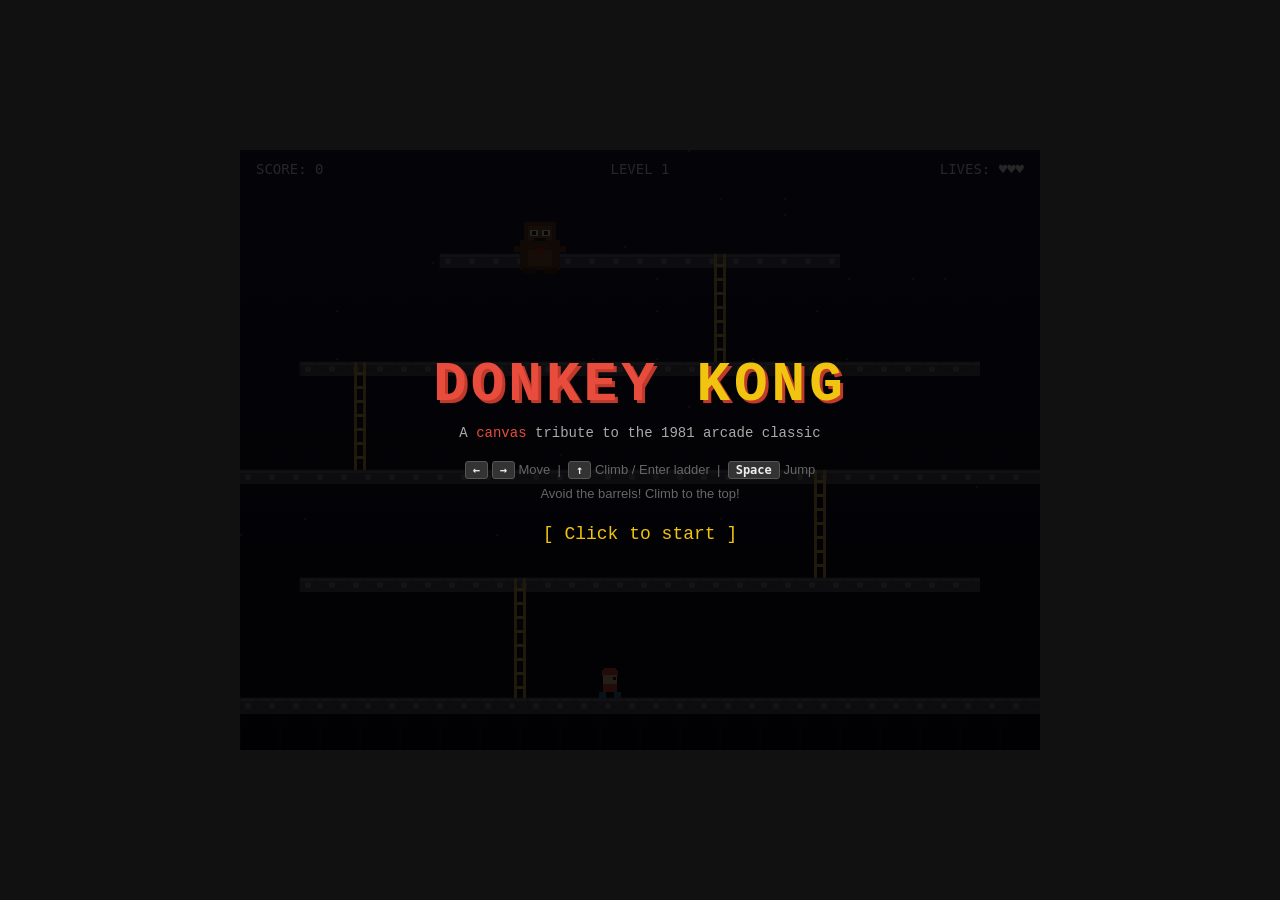
<file: classic-donkeykong/index.html>
<!DOCTYPE html>
<html lang="en">
<head>
<meta charset="UTF-8">
<meta name="viewport" content="width=device-width, initial-scale=1.0">
<title>Classic Donkey Kong</title>
<style>
*{margin:0;padding:0;box-sizing:border-box}
html,body{width:100%;height:100%;overflow:hidden;background:#111}
canvas{display:block;margin:auto;image-rendering:pixelated}
#wrap{width:800px;height:600px;position:absolute;top:50%;left:50%;transform:translate(-50%,-50%)}
#title-screen{position:absolute;inset:0;background:rgba(0,0,0,0.85);display:flex;flex-direction:column;align-items:center;justify-content:center;z-index:10;cursor:pointer}
#title-screen h1{color:#e74c3c;font:bold 56px/1 'Courier New',monospace;text-shadow:3px 3px 0 #c0392b;letter-spacing:4px;margin-bottom:8px}
#title-screen h1 span{color:#f1c40f}
#title-screen .sub{color:#aaa;font:14px/1.8 'Courier New',monospace;text-align:center;margin-bottom:12px}
#title-screen .sub span{color:#e74c3c}
#title-screen .controls{color:#666;font:13px/1.8 sans-serif;text-align:center}
#title-screen .controls kbd{display:inline-block;background:#333;color:#eee;padding:2px 7px;border-radius:3px;font:bold 12px/1 monospace;border:1px solid #555}
#title-screen .click-msg{color:#f1c40f;font:18px/1 'Courier New',monospace;margin-top:20px;animation:pulse 1.2s ease-in-out infinite}
@keyframes pulse{0%,100%{opacity:1}50%{opacity:.3}}
</style>
</head>
<body>
<div id="wrap">
  <canvas id="c" width="800" height="600"></canvas>
  <div id="title-screen">
    <h1>DONKEY <span>KONG</span></h1>
    <div class="sub">A <span>canvas</span> tribute to the 1981 arcade classic</div>
    <div class="controls">
      <kbd>&larr;</kbd> <kbd>&rarr;</kbd> Move &nbsp;|&nbsp;
      <kbd>&uarr;</kbd> Climb / Enter ladder &nbsp;|&nbsp;
      <kbd>Space</kbd> Jump<br>
      Avoid the barrels! Climb to the top!
    </div>
    <div class="click-msg">[ Click to start ]</div>
  </div>
</div>
<script>
/* ═══════════════════════════════════════════════════════════════
   Classic Donkey Kong — Canvas tribute
   ═══════════════════════════════════════════════════════════════ */

var canvas = document.getElementById('c');
var ctx = canvas.getContext('2d');
var W = 800, H = 600;

// ─── Platforms & ladders ──────────────────────────────────
var PLATFORMS = [
  { x:0,   y:548, w:800, h:16 },  // ground
  { x:60,  y:428, w:680, h:14 },  // level 1
  { x:0,   y:320, w:800, h:14 },  // level 2
  { x:60,  y:212, w:680, h:14 },  // level 3
  { x:200, y:104, w:400, h:14 },  // level 4 (top / DK)
];

var LADDERS = [
  { x:280, y1:428, y2:548 },   // bottom-left
  { x:580, y1:320, y2:428 },   // right side
  { x:120, y1:212, y2:320 },   // left side
  { x:480, y1:104, y2:212 },   // right to top
];

// Helper: get the platform below a given y (for collision)
function platformBelow(px, py, pw) {
  for (var i = 0; i < PLATFORMS.length; i++) {
    var p = PLATFORMS[i];
    // Player overlaps platform horizontally
    if (px + pw > p.x && px < p.x + p.w) {
      // Player is above the platform top
      if (py <= p.y && py + 30 >= p.y) {
        return p;
      }
    }
  }
  return null;
}

// Helper: is player overlapping a ladder horizontally?
function ladderAt(px, pw) {
  for (var i = 0; i < LADDERS.length; i++) {
    var l = LADDERS[i];
    if (px + pw > l.x - 10 && px < l.x + 16) return l;
  }
  return null;
}

// ─── Game state ───────────────────────────────────────────
var game = {
  state: 'title',    // 'title' | 'playing' | 'gameover'
  score: 0,
  lives: 3,
  level: 1,
  timer: 0,
  barrelTimer: 0,
  barrelInterval: 60,
  started: false,
};

// ─── Player ───────────────────────────────────────────────
var player = {
  x: 360, y: 520, w: 20, h: 28,
  vx: 0, vy: 0,
  onGround: false,
  onLadder: false,
  climbing: false,
  facing: 1,  // 1=right, -1=left
  frame: 0,
  frameTimer: 0,
  invincible: 0,
};

// ─── Barrels ──────────────────────────────────────────────
var barrels = [];

// ─── DK ───────────────────────────────────────────────────
var dk = {
  x: 280, y: 90,
  frame: 0,
  animTimer: 0,
  throwing: false,
  throwTimer: 0,
};

// ─── Input ────────────────────────────────────────────────
var keys = {};

document.addEventListener('keydown', function(e) {
  keys[e.code] = true;
  if (['ArrowUp','ArrowDown','ArrowLeft','ArrowRight','Space'].indexOf(e.code) !== -1) {
    e.preventDefault();
  }
});
document.addEventListener('keyup', function(e) { keys[e.code] = false; });

// ─── Game functions ───────────────────────────────────────

function resetGame() {
  game.score = 0;
  game.lives = 3;
  game.level = 1;
  game.barrelInterval = 60;
  barrels = [];
  resetPlayer();
  game.state = 'playing';
}

function resetPlayer() {
  player.x = 360;
  player.y = 520;
  player.vx = 0;
  player.vy = 0;
  player.onGround = true;
  player.onLadder = false;
  player.climbing = false;
  player.invincible = 60;
}

function getGroundY() {
  return PLATFORMS[0].y - player.h;
}

function spawnBarrel() {
  var dir = Math.random() > 0.5 ? 1 : -1;
  // Always spawn going right from DK
  barrels.push({
    x: dk.x + 20,
    y: 104 - 14,   // on top of DK's platform
    vx: 1.5 + Math.random() * 0.5,
    vy: 0,
    r: 10,
    onPlatform: PLATFORMS[4],
    dir: 1,
    bounces: 0,
    onGround: true,
    anim: 0,
  });
}

function updatePlayer() {
  if (game.state !== 'playing') return;

  // Invincibility countdown
  if (player.invincible > 0) player.invincible--;

  var ladder = ladderAt(player.x, player.w);
  player.onLadder = ladder !== null;

  // Ladder climbing
  player.climbing = false;
  if (player.onLadder && (keys['ArrowUp'] || keys['KeyW'])) {
    player.climbing = true;
    player.vy = -2.5;
    player.vx = 0;
    // Move toward ladder centre
    var targetX = ladder.x;
    if (player.x < targetX - 1) player.vx = 2;
    else if (player.x > targetX + 1) player.vx = -2;
    // Snap to ladder when close enough
    if (Math.abs(player.x - targetX) < 3) player.x = targetX;

    // Check if reached top of ladder
    if (player.y <= ladder.y1 - player.h) {
      player.y = ladder.y1 - player.h;
      player.vy = 0;
      player.climbing = false;
    }
  }
  // Climb down ladder
  if (player.onLadder && (keys['ArrowDown'] || keys['KeyS'])) {
    player.climbing = true;
    player.vy = 2.5;
    player.vx = 0;
    var targetX = ladder.x;
    if (player.x < targetX - 1) player.vx = 2;
    else if (player.x > targetX + 1) player.vx = -2;
    if (Math.abs(player.x - targetX) < 3) player.x = targetX;

    // Check if reached bottom of ladder
    if (player.y >= ladder.y2 - player.h) {
      player.y = ladder.y2 - player.h;
      player.vy = 0;
      player.climbing = false;
    }
  }

  // Horizontal movement (only when not climbing)
  if (!player.climbing) {
    player.vx = 0;
    if (keys['ArrowLeft'] || keys['KeyA']) { player.vx = -3; player.facing = -1; }
    if (keys['ArrowRight'] || keys['KeyD']) { player.vx = 3; player.facing = 1; }

    // Jump
    if ((keys['Space'] || keys['ArrowUp'] || keys['KeyW']) && player.onGround) {
      player.vy = -7;
      player.onGround = false;
    }

    // Gravity
    if (!player.onGround) {
      player.vy += 0.35;
      if (player.vy > 8) player.vy = 8;
    }

    // Animation
    if (player.vx !== 0 && player.onGround) {
      player.frameTimer++;
      if (player.frameTimer > 6) {
        player.frame = (player.frame + 1) % 4;
        player.frameTimer = 0;
      }
    } else if (player.onGround) {
      player.frame = 0;
      player.frameTimer = 0;
    }
  } else {
    // Climbing animation
    player.frameTimer++;
    if (player.frameTimer > 8) {
      player.frame = (player.frame + 1) % 2;
      player.frameTimer = 0;
    }
  }

  // Apply velocity
  player.x += player.vx;
  player.y += player.vy;

  // Horizontal bounds
  if (player.x < 0) player.x = 0;
  if (player.x + player.w > W) player.x = W - player.w;

  // Platform collision (only when falling or on ground)
  player.onGround = false;
  if (!player.climbing) {
    for (var i = 0; i < PLATFORMS.length; i++) {
      var p = PLATFORMS[i];
      if (player.x + player.w > p.x && player.x < p.x + p.w) {
        if (player.vy >= 0 && player.y + player.h >= p.y && player.y + player.h <= p.y + p.h + 10) {
          player.y = p.y - player.h;
          player.vy = 0;
          player.onGround = true;
        }
      }
    }
  }

  // Fell off bottom
  if (player.y > H + 50) {
    playerDie();
  }

  // Reached the top?
  if (player.y <= 120 && player.x > 200 && player.x < 600) {
    // Win the level!
    game.score += 1000;
    game.level++;
    game.barrelInterval = Math.max(25, game.barrelInterval - 5);
    resetPlayer();
    // Clear barrels
    barrels = [];
  }
}

function playerDie() {
  if (player.invincible > 0) return;
  game.lives--;
  if (game.lives <= 0) {
    game.state = 'gameover';
  } else {
    resetPlayer();
    barrels = [];
  }
}

function updateBarrels() {
  // Spawn barrels from DK
  game.timer++;
  game.barrelTimer++;
  if (game.barrelTimer >= game.barrelInterval) {
    game.barrelTimer = 0;
    spawnBarrel();
    // Occasionally spawn 2 at once on later levels
    if (game.level >= 3 && Math.random() < 0.3) spawnBarrel();
  }

  dk.animTimer++;
  if (dk.animTimer > 10) {
    dk.frame = (dk.frame + 1) % 2;
    dk.animTimer = 0;
  }

  for (var i = barrels.length - 1; i >= 0; i--) {
    var b = barrels[i];
    b.anim += 0.1;

    // Gravity
    if (!b.onGround) {
      b.vy += 0.4;
      if (b.vy > 10) b.vy = 10;
    }

    b.x += b.vx;
    b.y += b.vy;

    // Check platform collision
    b.onGround = false;
    for (var j = 0; j < PLATFORMS.length; j++) {
      var p = PLATFORMS[j];
      if (b.x + b.r > p.x && b.x - b.r < p.x + p.w) {
        if (b.vy >= 0 && b.y + b.r >= p.y && b.y + b.r <= p.y + p.h + 12) {
          b.y = p.y - b.r;
          b.vy = 0;
          b.onGround = true;

          // If barrel reaches the edge of a platform, fall
          if (b.x - b.r < p.x + 2) {
            // Roll off left edge
            b.vx = -Math.abs(b.vx);
          } else if (b.x + b.r > p.x + p.w - 2) {
            // Roll off right edge
            b.vx = Math.abs(b.vx);
          }

          // Speed up slightly with each bounce
          if (b.bounces < 5) {
            var speed = Math.abs(b.vx);
            speed = Math.min(speed + 0.3, 5);
            b.vx = (b.vx > 0 ? 1 : -1) * speed;
            b.bounces++;
          }
        }
      }
    }

    // Remove barrels that fall off screen
    if (b.y > H + 50 || b.x < -50 || b.x > W + 50) {
      barrels.splice(i, 1);
      continue;
    }

    // Check collision with player
    if (player.invincible <= 0) {
      var dx = (player.x + player.w / 2) - b.x;
      var dy = (player.y + player.h / 2) - b.y;
      var dist = Math.sqrt(dx * dx + dy * dy);
      if (dist < b.r + player.w / 2) {
        playerDie();
      }
    }
  }
}

// ─── Drawing ──────────────────────────────────────────────

function drawGirder(x, y, w, h) {
  // Main girder body
  ctx.fillStyle = '#5a5a6a';
  ctx.fillRect(x, y, w, h);

  // Top highlight
  ctx.fillStyle = '#7a7a8a';
  ctx.fillRect(x, y, w, 3);

  // Cross-hatch pattern
  ctx.strokeStyle = '#4a4a5a';
  ctx.lineWidth = 1;
  for (var i = x; i < x + w; i += 16) {
    ctx.beginPath();
    ctx.moveTo(i, y);
    ctx.lineTo(i, y + h);
    ctx.stroke();
  }
  for (var j = y; j < y + h; j += 8) {
    ctx.beginPath();
    ctx.moveTo(x, j);
    ctx.lineTo(x + w, j);
    ctx.stroke();
  }

  // Rivets
  ctx.fillStyle = '#8a8a9a';
  for (var rx = x + 8; rx < x + w - 4; rx += 24) {
    ctx.beginPath();
    ctx.arc(rx, y + h / 2, 3, 0, Math.PI * 2);
    ctx.fill();
  }
}

function drawLadder(l) {
  var x = l.x - 6, y = l.y1, h = l.y2 - l.y1;
  // Rails
  ctx.fillStyle = '#c8a84a';
  ctx.fillRect(x, y, 3, h);
  ctx.fillRect(x + 9, y, 3, h);
  // Rungs
  for (var r = y + 10; r < y + h - 5; r += 14) {
    ctx.fillStyle = '#dbb85a';
    ctx.fillRect(x, r, 12, 3);
  }
}

function drawPlayer() {
  if (player.invincible > 0 && Math.floor(player.invincible / 4) % 2 === 0) return;

  var px = Math.round(player.x);
  var py = Math.round(player.y);
  var f = player.facing;

  if (player.climbing) {
    // Climbing sprite
    // Hat (red cap)
    ctx.fillStyle = '#e74c3c';
    ctx.fillRect(px + 2, py, 16, 6);
    ctx.fillRect(px + 4, py - 2, 12, 4);
    // Face
    ctx.fillStyle = '#f0c8a0';
    ctx.fillRect(px + 3, py + 5, 14, 9);
    // Eyes
    ctx.fillStyle = '#222';
    if (f > 0) {
      ctx.fillRect(px + 13, py + 7, 3, 3);
    } else {
      ctx.fillRect(px + 4, py + 7, 3, 3);
    }
    // Body (red shirt)
    ctx.fillStyle = '#e74c3c';
    ctx.fillRect(px + 3, py + 14, 14, 8);
    // Legs (blue)
    ctx.fillStyle = '#2980b9';
    var legAnim = Math.floor(player.frame) % 2;
    ctx.fillRect(px + 3, py + 22, 6, 6);
    ctx.fillRect(px + 11, py + 22, 6, 6);
  } else if (!player.onGround) {
    // Jumping sprite
    ctx.fillStyle = '#e74c3c';
    ctx.fillRect(px + 2, py, 16, 6);
    ctx.fillRect(px + 4, py - 2, 12, 4);
    ctx.fillStyle = '#f0c8a0';
    ctx.fillRect(px + 3, py + 5, 14, 9);
    ctx.fillStyle = '#222';
    if (f > 0) ctx.fillRect(px + 13, py + 7, 3, 3);
    else ctx.fillRect(px + 4, py + 7, 3, 3);
    ctx.fillStyle = '#e74c3c';
    ctx.fillRect(px + 3, py + 14, 14, 8);
    // Legs spread (jumping pose)
    ctx.fillStyle = '#2980b9';
    ctx.fillRect(px - 1, py + 22, 7, 6);
    ctx.fillRect(px + 14, py + 22, 7, 6);
  } else if (player.vx !== 0) {
    // Walking
    ctx.fillStyle = '#e74c3c';
    ctx.fillRect(px + 2, py, 16, 6);
    ctx.fillRect(px + 4, py - 2, 12, 4);
    ctx.fillStyle = '#f0c8a0';
    ctx.fillRect(px + 3, py + 5, 14, 9);
    ctx.fillStyle = '#222';
    if (f > 0) ctx.fillRect(px + 13, py + 7, 3, 3);
    else ctx.fillRect(px + 4, py + 7, 3, 3);
    ctx.fillStyle = '#e74c3c';
    ctx.fillRect(px + 3, py + 14, 14, 8);
    ctx.fillStyle = '#2980b9';
    var step = Math.floor(player.frame) % 2 === 0 ? 1 : -1;
    ctx.fillRect(px + 3, py + 22, 6, 6);
    ctx.fillRect(px + 11 + step * 2, py + 22, 6, 6);
  } else {
    // Standing idle
    ctx.fillStyle = '#e74c3c';
    ctx.fillRect(px + 2, py, 16, 6);
    ctx.fillRect(px + 4, py - 2, 12, 4);
    ctx.fillStyle = '#f0c8a0';
    ctx.fillRect(px + 3, py + 5, 14, 9);
    ctx.fillStyle = '#222';
    if (f > 0) ctx.fillRect(px + 13, py + 7, 3, 3);
    else ctx.fillRect(px + 4, py + 7, 3, 3);
    ctx.fillStyle = '#e74c3c';
    ctx.fillRect(px + 3, py + 14, 14, 8);
    ctx.fillStyle = '#2980b9';
    ctx.fillRect(px + 3, py + 22, 6, 6);
    ctx.fillRect(px + 11, py + 22, 6, 6);
  }
}

function drawDK() {
  // Donkey Kong at top platform
  var dx = dk.x, dy = dk.y;
  // Body (brown)
  ctx.fillStyle = '#6b3a1f';
  ctx.fillRect(dx, dy, 40, 30);
  // Belly (lighter)
  ctx.fillStyle = '#8b5a2f';
  ctx.fillRect(dx + 8, dy + 10, 24, 16);
  // Head
  ctx.fillStyle = '#6b3a1f';
  ctx.fillRect(dx + 4, dy - 18, 32, 22);
  // Face
  ctx.fillStyle = '#8b5a2f';
  ctx.fillRect(dx + 8, dy - 14, 24, 14);
  // Eyes (white with black pupil)
  ctx.fillStyle = '#fff';
  ctx.fillRect(dx + 10, dy - 10, 8, 6);
  ctx.fillRect(dx + 22, dy - 10, 8, 6);
  ctx.fillStyle = '#222';
  ctx.fillRect(dx + 12, dy - 9, 4, 4);
  ctx.fillRect(dx + 24, dy - 9, 4, 4);
  // Mouth
  ctx.fillStyle = '#222';
  ctx.fillRect(dx + 14, dy - 2, 12, 3);
  // "DK" tie
  ctx.fillStyle = '#c0392b';
  ctx.fillRect(dx + 16, dy + 8, 8, 6);
  // Arms (throwing animation)
  var armY = dk.animTimer > 5 ? -4 : 0;
  ctx.fillStyle = '#6b3a1f';
  ctx.fillRect(dx - 6, dy + 6 + armY, 8, 6);
  ctx.fillRect(dx + 38, dy + 6, 8, 6);
  // Feet
  ctx.fillStyle = '#4a2a0f';
  ctx.fillRect(dx + 2, dy + 28, 14, 6);
  ctx.fillRect(dx + 24, dy + 28, 14, 6);
}

function drawBarrel(b) {
  var bx = Math.round(b.x), by = Math.round(b.y);
  // Barrel body
  ctx.fillStyle = '#a0522d';
  ctx.beginPath();
  ctx.arc(bx, by, b.r, 0, Math.PI * 2);
  ctx.fill();
  // Band
  ctx.strokeStyle = '#6b3a1f';
  ctx.lineWidth = 2;
  ctx.beginPath();
  ctx.arc(bx, by, b.r - 2, 0, Math.PI * 2);
  ctx.stroke();
  // Inner band
  ctx.lineWidth = 1.5;
  ctx.beginPath();
  ctx.arc(bx, by, b.r - 5, 0, Math.PI * 2);
  ctx.stroke();
  // Cross lines (wood planks)
  ctx.strokeStyle = '#6b3a1f';
  ctx.lineWidth = 1;
  ctx.beginPath();
  ctx.moveTo(bx - b.r + 4, by);
  ctx.lineTo(bx + b.r - 4, by);
  ctx.stroke();
  // Rolling marks
  ctx.fillStyle = '#8b4513';
  var dots = b.anim * 60;
  for (var d = 0; d < 6; d++) {
    var angle = dots + d * Math.PI / 3;
    var dx2 = Math.cos(angle) * (b.r - 4);
    var dy2 = Math.sin(angle) * (b.r - 4);
    ctx.fillRect(bx + dx2 - 1, by + dy2 - 1, 2, 2);
  }
}

function drawBackground() {
  // Sky / background gradient
  var grad = ctx.createLinearGradient(0, 0, 0, H);
  grad.addColorStop(0, '#1a1a3a');
  grad.addColorStop(1, '#0a0a1a');
  ctx.fillStyle = grad;
  ctx.fillRect(0, 0, W, H);

  // Stars
  ctx.fillStyle = 'rgba(255,255,255,0.3)';
  var seed = 12345;
  for (var s = 0; s < 30; s++) {
    seed = (seed * 1103515245 + 12345) & 0x7fffffff;
    var sx = seed % W;
    seed = (seed * 1103515245 + 12345) & 0x7fffffff;
    var sy = seed % (H - 200);
    ctx.fillRect(sx, sy, 2, 2);
  }

  // Building / structural background lines
  ctx.strokeStyle = 'rgba(40,40,60,0.5)';
  ctx.lineWidth = 1;
  for (var bx = 0; bx < W; bx += 40) {
    ctx.beginPath();
    ctx.moveTo(bx, 0);
    ctx.lineTo(bx, H);
    ctx.stroke();
  }
}

function drawHUD() {
  ctx.fillStyle = '#fff';
  ctx.font = '14px monospace';
  ctx.textAlign = 'left';
  ctx.fillText('SCORE: ' + game.score, 16, 24);
  ctx.textAlign = 'right';
  ctx.fillText('LIVES: ' + '♥'.repeat(Math.max(0, game.lives)), W - 16, 24);
  ctx.textAlign = 'center';
  ctx.fillText('LEVEL ' + game.level, W / 2, 24);
}

function drawGameOver() {
  ctx.fillStyle = 'rgba(0,0,0,0.7)';
  ctx.fillRect(0, 0, W, H);
  ctx.fillStyle = '#e74c3c';
  ctx.font = 'bold 48px "Courier New",monospace';
  ctx.textAlign = 'center';
  ctx.fillText('GAME OVER', W/2, H/2 - 20);
  ctx.fillStyle = '#f1c40f';
  ctx.font = '24px "Courier New",monospace';
  ctx.fillText('Score: ' + game.score, W/2, H/2 + 30);
  ctx.fillStyle = '#aaa';
  ctx.font = '16px monospace';
  ctx.fillText('Click to restart', W/2, H/2 + 80);
}

// ─── Main game loop ───────────────────────────────────────

function gameLoop() {
  if (game.state === 'playing') {
    updatePlayer();
    updateBarrels();
  }

  render();
  requestAnimationFrame(gameLoop);
}

function render() {
  drawBackground();

  // Draw platforms
  for (var i = 0; i < PLATFORMS.length; i++) {
    drawGirder(PLATFORMS[i].x, PLATFORMS[i].y, PLATFORMS[i].w, PLATFORMS[i].h);
  }

  // Draw ladders
  for (var i = 0; i < LADDERS.length; i++) {
    drawLadder(LADDERS[i]);
  }

  // Draw DK
  drawDK();

  // Draw barrels
  for (var i = 0; i < barrels.length; i++) {
    drawBarrel(barrels[i]);
  }

  // Draw player
  drawPlayer();

  // HUD
  drawHUD();

  if (game.state === 'gameover') {
    drawGameOver();
  }
}

// ─── Start / restart ──────────────────────────────────────

var titleScreen = document.getElementById('title-screen');
titleScreen.addEventListener('click', function() {
  titleScreen.style.display = 'none';
  if (game.state === 'gameover' || game.state === 'title') {
    resetGame();
  }
});

// Click anywhere on canvas to restart after game over
canvas.addEventListener('click', function() {
  if (game.state === 'gameover') {
    resetGame();
  }
});

// ─── Go ───────────────────────────────────────────────────
gameLoop();
</script>
</body>
</html>
</file>
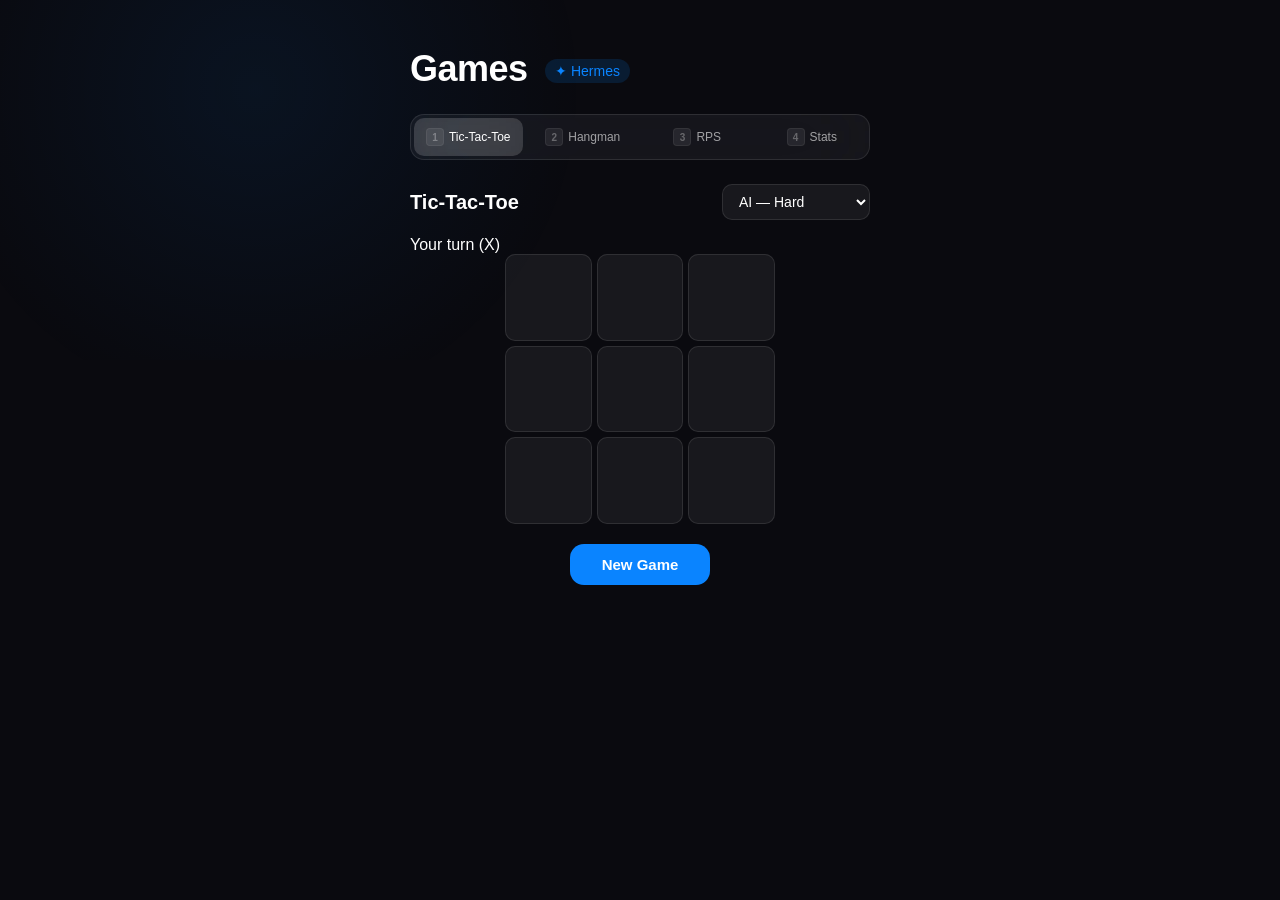
<file: simple-games-hermes/index.html>
<!DOCTYPE html>
<html lang="en">
<head>
  <meta charset="UTF-8">
  <meta name="viewport" content="width=device-width, initial-scale=1.0, viewport-fit=cover">
  <meta name="theme-color" content="#0a0a0f">
  <title>Simple Games ✦ Hermes</title>
  <link rel="stylesheet" href="style.css">
</head>
<body>
  <div class="app">
    <header class="header">
      <h1>Games <span class="header-badge">✦ Hermes</span></h1>
    </header>

    <nav class="nav" id="nav">
      <button class="nav-btn active" data-section="tictactoe"><span class="key-hint">1</span> Tic-Tac-Toe</button>
      <button class="nav-btn" data-section="hangman"><span class="key-hint">2</span> Hangman</button>
      <button class="nav-btn" data-section="rps"><span class="key-hint">3</span> RPS</button>
      <button class="nav-btn" data-section="stats"><span class="key-hint">4</span> Stats</button>
    </nav>

    <!-- TIC-TAC-TOE -->
    <section id="tictactoe" class="game-section active">
      <div class="game-header">
        <h2>Tic-Tac-Toe</h2>
        <select class="mode-select" id="ttt-mode">
          <option value="pvp">Player vs Player</option>
          <option value="easy">AI — Easy</option>
          <option value="medium">AI — Medium</option>
          <option value="hard" selected>AI — Hard</option>
        </select>
      </div>
      <div class="ttt-status" id="ttt-status"></div>
      <div class="ttt-board" id="ttt-board"></div>
      <button class="game-btn" id="ttt-new">New Game</button>
    </section>

    <!-- HANGMAN -->
    <section id="hangman" class="game-section">
      <div class="game-header">
        <h2>Hangman</h2>
        <select class="mode-select" id="hm-category">
          <option value="programming">Programming</option>
          <option value="animals">Animals</option>
          <option value="food">Food</option>
          <option value="mixed" selected>Mixed</option>
        </select>
      </div>
      <canvas id="hangman-canvas" width="300" height="240"></canvas>
      <div class="hangman-word" id="hangman-word"></div>
      <div class="hangman-hint" id="hangman-hint"></div>
      <div class="hangman-status" id="hangman-status"></div>
      <div class="keyboard" id="keyboard"></div>
      <button class="game-btn" id="hangman-new">New Word</button>
    </section>

    <!-- ROCK PAPER SCISSORS / LIZARD SPOCK -->
    <section id="rps" class="game-section">
      <div class="game-header">
        <h2>Rock · Paper · Scissors</h2>
        <select class="mode-select" id="rps-variant">
          <option value="classic">Classic</option>
          <option value="lizardspock">Lizard-Spock</option>
        </select>
      </div>
      <div class="rps-score" id="rps-score"></div>
      <div class="rps-round" id="rps-round"></div>
      <div class="rps-choices" id="rps-choices"></div>
      <div class="rps-result" id="rps-result">Choose your move!</div>
      <button class="game-btn" id="rps-new">New Game</button>
    </section>

    <!-- STATS -->
    <section id="stats" class="game-section">
      <div class="game-header">
        <h2>Stats</h2>
      </div>
      <div class="stats-cards" id="stats-cards"></div>
      <div class="stats-table-wrap">
        <table class="stats-table" id="stats-table">
          <thead>
            <tr><th>Game</th><th>W</th><th>L</th><th>D</th><th>Streak</th><th>Total</th></tr>
          </thead>
          <tbody id="stats-body"></tbody>
        </table>
      </div>
      <div class="recent-header">Recent Games</div>
      <div class="sb-filters" id="sb-filters">
        <button class="sb-filter active" data-sb-filter="all">All</button>
        <button class="sb-filter" data-sb-filter="tic_tac_toe">Tic-Tac-Toe</button>
        <button class="sb-filter" data-sb-filter="hangman">Hangman</button>
        <button class="sb-filter" data-sb-filter="rps">RPS</button>
      </div>
      <div class="sb-table-wrap">
        <table class="sb-table" id="sb-table">
          <thead>
            <tr><th>Game</th><th>Winner</th><th>Date</th><th>Detail</th></tr>
          </thead>
          <tbody id="sb-body"></tbody>
        </table>
      </div>
      <div class="sb-empty" id="sb-empty">No scores yet. Play a game!</div>
      <button class="game-btn danger-btn" id="sb-clear">Clear All Scores</button>
    </section>
  </div>
  <script src="app.js"></script>
</body>
</html>
</file>
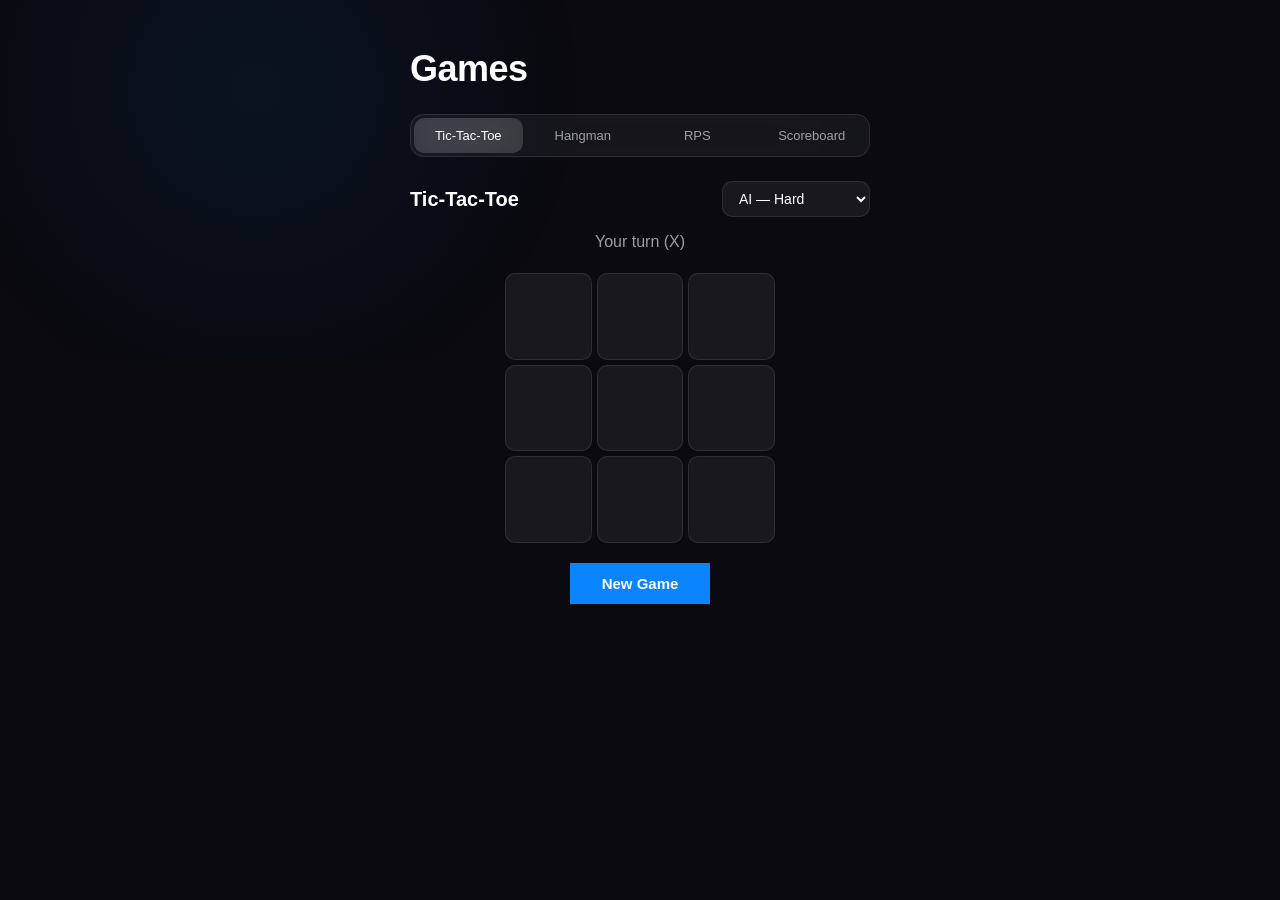
<file: simple-games/index.html>
<!DOCTYPE html>
<html lang="en">
<head>
  <meta charset="UTF-8">
  <meta name="viewport" content="width=device-width, initial-scale=1.0, viewport-fit=cover">
  <meta name="theme-color" content="#0a0a0f">
  <title>Simple Games</title>
  <link rel="stylesheet" href="style.css">
</head>
<body>
  <div class="app">
    <header class="header">
      <h1>Games</h1>
    </header>

    <nav class="nav" id="nav">
      <button class="nav-btn active" data-section="tictactoe">Tic-Tac-Toe</button>
      <button class="nav-btn" data-section="hangman">Hangman</button>
      <button class="nav-btn" data-section="rps">RPS</button>
      <button class="nav-btn" data-section="scoreboard">Scoreboard</button>
    </nav>

    <!-- TIC-TAC-TOE -->
    <section id="tictactoe" class="game-section active">
      <div class="game-header">
        <h2>Tic-Tac-Toe</h2>
        <select class="mode-select" id="ttt-mode">
          <option value="pvp">Player vs Player</option>
          <option value="easy">AI &mdash; Easy</option>
          <option value="medium">AI &mdash; Medium</option>
          <option value="hard" selected>AI &mdash; Hard</option>
        </select>
      </div>
      <div class="ttt-status" id="ttt-status"></div>
      <div class="ttt-board" id="ttt-board"></div>
      <button class="game-btn" id="ttt-new">New Game</button>
    </section>

    <!-- HANGMAN -->
    <section id="hangman" class="game-section">
      <div class="game-header">
        <h2>Hangman</h2>
      </div>
      <canvas id="hangman-canvas" width="300" height="240"></canvas>
      <div class="hangman-word" id="hangman-word"></div>
      <div class="hangman-status" id="hangman-status"></div>
      <div class="keyboard" id="keyboard"></div>
      <button class="game-btn" id="hangman-new">New Word</button>
    </section>

    <!-- ROCK PAPER SCISSORS -->
    <section id="rps" class="game-section">
      <div class="game-header">
        <h2>Rock &middot; Paper &middot; Scissors</h2>
      </div>
      <div class="rps-score" id="rps-score"></div>
      <div class="rps-round" id="rps-round"></div>
      <div class="rps-choices" id="rps-choices">
        <button class="rps-btn" data-choice="r">&#9994; Rock</button>
        <button class="rps-btn" data-choice="p">&#9995; Paper</button>
        <button class="rps-btn" data-choice="s">&#9996; Scissors</button>
      </div>
      <div class="rps-result" id="rps-result">Choose your move!</div>
      <button class="game-btn" id="rps-new">New Game</button>
    </section>

    <!-- SCOREBOARD -->
    <section id="scoreboard" class="game-section">
      <div class="game-header">
        <h2>Scoreboard</h2>
      </div>
      <div class="sb-filters" id="sb-filters">
        <button class="sb-filter active" data-sb-filter="all">All</button>
        <button class="sb-filter" data-sb-filter="tic_tac_toe">Tic-Tac-Toe</button>
        <button class="sb-filter" data-sb-filter="hangman">Hangman</button>
        <button class="sb-filter" data-sb-filter="rps">RPS</button>
      </div>
      <div class="sb-table-wrap">
        <table class="sb-table" id="sb-table">
          <thead>
            <tr><th>Game</th><th>Winner</th><th>Date</th><th>Detail</th></tr>
          </thead>
          <tbody id="sb-body"></tbody>
        </table>
      </div>
      <div class="sb-empty" id="sb-empty">No scores yet. Play a game!</div>
      <button class="game-btn danger-btn" id="sb-clear">Clear All Scores</button>
    </section>
  </div>
  <script src="app.js"></script>
</body>
</html>
</file>
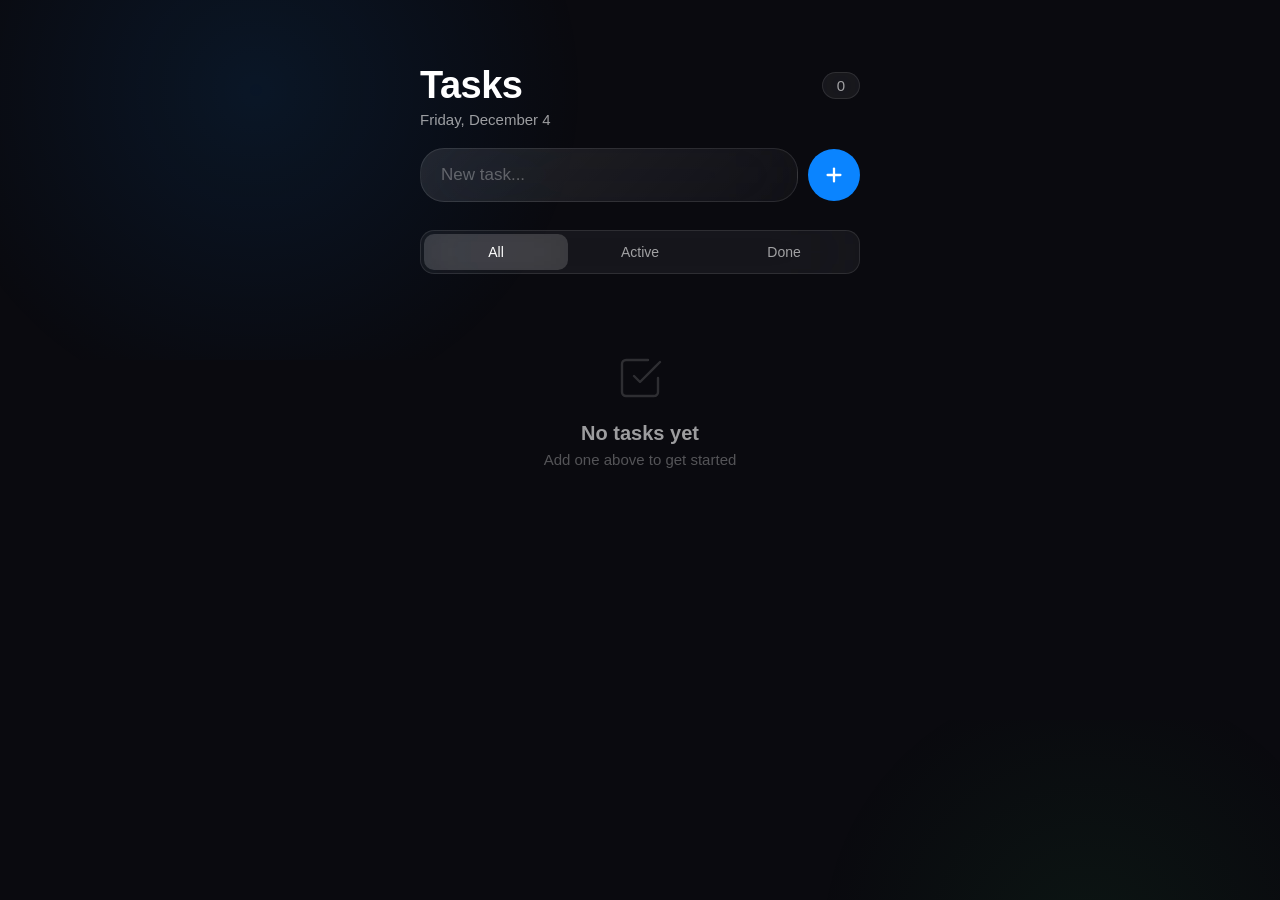
<file: todolist/index.html>
<!DOCTYPE html>
<html lang="en">
<head>
  <meta charset="UTF-8">
  <meta name="viewport" content="width=device-width, initial-scale=1.0, viewport-fit=cover">
  <meta name="theme-color" content="#0a0a0f">
  <meta name="apple-mobile-web-app-capable" content="yes">
  <meta name="apple-mobile-web-app-status-bar-style" content="black-translucent">
  <title>Tasks</title>
  <link rel="stylesheet" href="styles.css">
</head>
<body>
  <div class="app">
    <header class="header">
      <div class="header-top">
        <h1>Tasks</h1>
        <span class="count-badge" id="taskCount">0</span>
      </div>
      <p class="header-date" id="currentDate"></p>
      <div class="input-row">
        <input type="text" id="taskInput" placeholder="New task..." autocomplete="off" autocorrect="yes" spellcheck="true">
        <button id="addBtn" class="add-btn" aria-label="Add task">
          <svg width="22" height="22" viewBox="0 0 24 24" fill="none" stroke="currentColor" stroke-width="2.5" stroke-linecap="round">
            <line x1="12" y1="5" x2="12" y2="19"/>
            <line x1="5" y1="12" x2="19" y2="12"/>
          </svg>
        </button>
      </div>
    </header>

    <div class="filter-bar">
      <div class="segmented-control">
        <button class="segment active" data-filter="all">All</button>
        <button class="segment" data-filter="active">Active</button>
        <button class="segment" data-filter="completed">Done</button>
      </div>
    </div>

    <ul class="task-list" id="taskList"></ul>

    <div class="empty-state" id="emptyState">
      <div class="empty-icon">
        <svg width="48" height="48" viewBox="0 0 24 24" fill="none" stroke="currentColor" stroke-width="1.2" stroke-linecap="round" stroke-linejoin="round" opacity="0.5">
          <path d="M9 11l3 3L22 4"/>
          <path d="M21 12v7a2 2 0 0 1-2 2H5a2 2 0 0 1-2-2V5a2 2 0 0 1 2-2h11"/>
        </svg>
      </div>
      <p class="empty-title" id="emptyTitle">No tasks yet</p>
      <p class="empty-subtitle">Add one above to get started</p>
    </div>
  </div>
  <script src="script.js"></script>
</body>
</html>
</file>
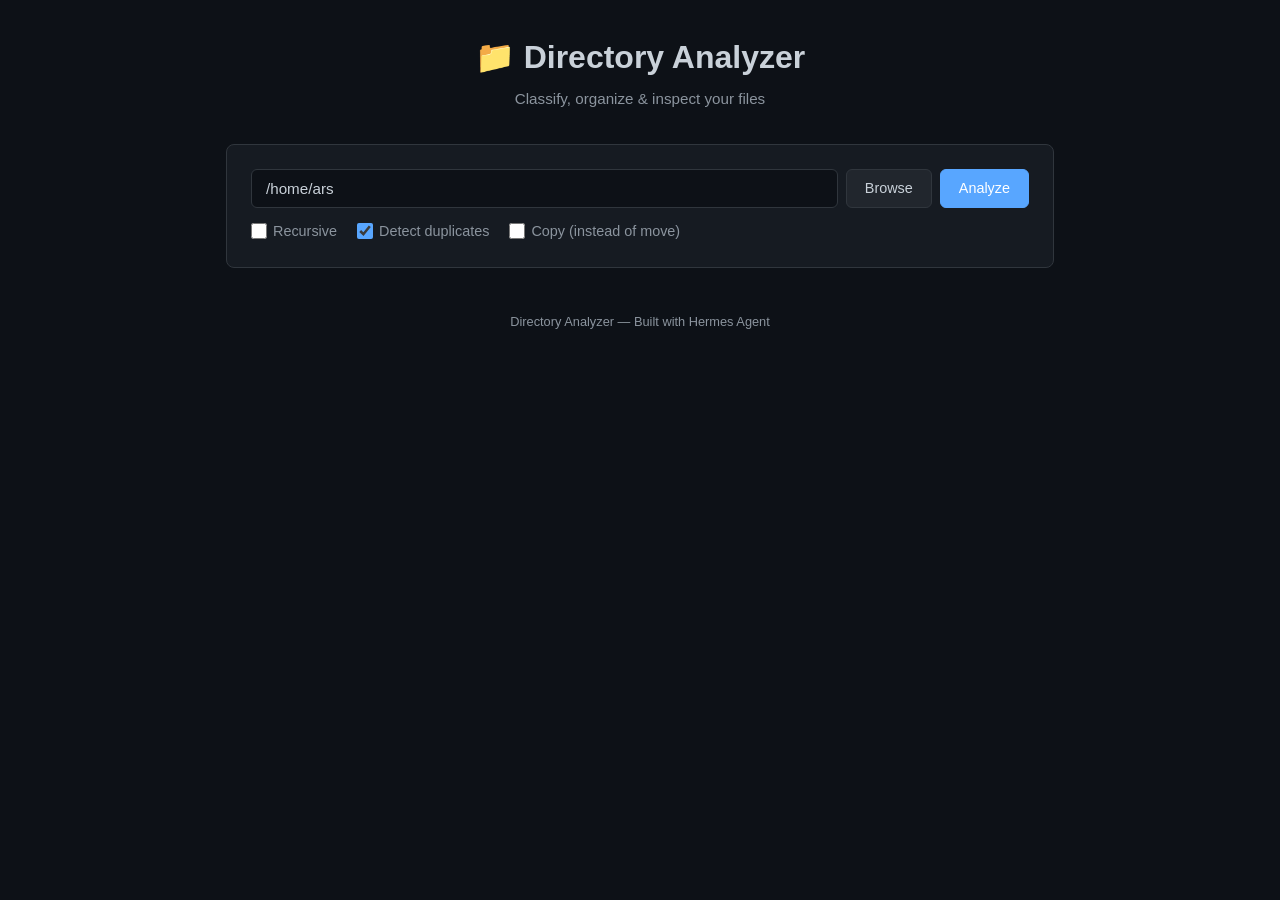
<file: directory-analyzer-hermes/static/index.html>
<!DOCTYPE html>
<html lang="en">
<head>
<meta charset="UTF-8">
<meta name="viewport" content="width=device-width, initial-scale=1.0">
<title>Directory Analyzer</title>
<link rel="stylesheet" href="style.css">
</head>
<body>
  <div class="container">
    <header>
      <h1>📁 Directory Analyzer</h1>
      <p class="subtitle">Classify, organize &amp; inspect your files</p>
    </header>

    <section class="card" id="input-section">
      <div class="input-row">
        <input type="text" id="directory-input" placeholder="Enter directory path..." value="">
        <button id="browse-btn" class="btn btn-secondary">Browse</button>
        <button id="analyze-btn" class="btn btn-primary">Analyze</button>
      </div>
      <div class="options-row">
        <label class="checkbox-label">
          <input type="checkbox" id="recursive-toggle"> Recursive
        </label>
        <label class="checkbox-label">
          <input type="checkbox" id="duplicates-toggle" checked> Detect duplicates
        </label>
        <label class="checkbox-label">
          <input type="checkbox" id="copy-toggle"> Copy (instead of move)
        </label>
      </div>
    </section>

    <section class="card" id="results-section" style="display:none;">
      <div class="results-header">
        <h2>Results</h2>
        <span id="directory-label" class="path-label"></span>
      </div>

      <div class="stats-grid" id="stats-grid"></div>

      <div id="duplicates-section" style="display:none;">
        <h3>🔄 Duplicates</h3>
        <div id="duplicates-list"></div>
      </div>

      <div id="unrecognized-section" style="display:none;">
        <h3>❓ Unrecognized Files</h3>
        <div id="unrecognized-list"></div>
      </div>

      <div class="action-bar">
        <button id="organize-btn" class="btn btn-primary">📦 Organize Files</button>
        <button id="dry-run-btn" class="btn btn-secondary">👁 Preview Organize</button>
        <button id="back-btn" class="btn btn-ghost">← Back</button>
      </div>
    </section>

    <section class="card" id="report-section" style="display:none;">
      <h2>Report</h2>
      <pre id="report-output"></pre>
      <button id="report-back-btn" class="btn btn-ghost">← Back</button>
    </section>

    <section id="browser-section" class="card" style="display:none;">
      <div class="browser-header">
        <h2>📂 File Browser</h2>
        <span id="browser-path" class="path-label"></span>
      </div>
      <div class="browser-toolbar">
        <button id="browser-up-btn" class="btn btn-sm btn-secondary">⬆ Up</button>
        <button id="browser-here-btn" class="btn btn-sm btn-primary">Use This Directory</button>
      </div>
      <div id="browser-content"></div>
    </section>

    <footer>
      <p>Directory Analyzer — Built with Hermes Agent</p>
    </footer>
  </div>

  <div id="toast" class="toast"></div>

<script src="app.js"></script>
</body>
</html>
</file>
<file: simple-games-hermes/style.css>
* {
  margin: 0;
  padding: 0;
  box-sizing: border-box;
}

:root {
  --bg: #0a0a0f;
  --bg-glow: rgba(10, 132, 255, 0.08);
  --surface: rgba(255, 255, 255, 0.06);
  --surface-hover: rgba(255, 255, 255, 0.1);
  --border: rgba(255, 255, 255, 0.1);
  --border-active: rgba(255, 255, 255, 0.2);
  --text: #ffffff;
  --text-secondary: rgba(255, 255, 255, 0.6);
  --text-tertiary: rgba(255, 255, 255, 0.3);
  --accent: #0A84FF;
  --accent-dim: rgba(10, 132, 255, 0.15);
  --danger: #FF453A;
  --danger-dim: rgba(255, 69, 58, 0.15);
  --success: #30D158;
  --success-dim: rgba(48, 209, 88, 0.15);
  --warning: #FFD60A;
  --warning-dim: rgba(255, 214, 10, 0.15);
  --purple: #BF5AF2;
  --purple-dim: rgba(191, 90, 242, 0.15);
  --radius: 14px;
  --radius-sm: 10px;
  --font: -apple-system, BlinkMacSystemFont, 'SF Pro Display', 'Helvetica Neue', sans-serif;
  --spring: cubic-bezier(0.32, 0.72, 0, 1);
}

html, body {
  height: 100%;
  -webkit-tap-highlight-color: transparent;
}

body {
  font-family: var(--font);
  background: var(--bg);
  color: var(--text);
  -webkit-font-smoothing: antialiased;
  overflow-x: hidden;
}

body::before {
  content: '';
  position: fixed;
  top: -20%;
  left: -10%;
  width: 60%;
  height: 60%;
  background: radial-gradient(circle, var(--bg-glow), transparent 70%);
  pointer-events: none;
  z-index: 0;
}

.app {
  position: relative;
  z-index: 1;
  max-width: 500px;
  margin: 0 auto;
  padding: 48px 20px 40px;
  min-height: 100vh;
}

/* Header */
.header { margin-bottom: 24px; }
.header h1 {
  font-size: 36px;
  font-weight: 700;
  letter-spacing: -0.5px;
}
.header-badge {
  font-size: 14px;
  font-weight: 500;
  color: var(--accent);
  background: var(--accent-dim);
  padding: 4px 10px;
  border-radius: 20px;
  vertical-align: middle;
  margin-left: 8px;
  letter-spacing: 0;
}

/* Navigation */
.nav {
  display: flex;
  gap: 6px;
  background: rgba(255,255,255,0.05);
  border-radius: var(--radius);
  padding: 3px;
  backdrop-filter: blur(40px) saturate(150%);
  -webkit-backdrop-filter: blur(40px) saturate(150%);
  border: 0.5px solid var(--border);
  margin-bottom: 24px;
}

.nav-btn {
  flex: 1;
  padding: 10px 4px;
  border: none;
  background: transparent;
  color: var(--text-secondary);
  font-size: 12px;
  font-weight: 500;
  font-family: var(--font);
  border-radius: var(--radius-sm);
  cursor: pointer;
  transition: all 0.3s var(--spring);
  user-select: none;
  display: flex;
  align-items: center;
  justify-content: center;
  gap: 5px;
}

.nav-btn.active {
  background: rgba(255,255,255,0.15);
  color: var(--text);
  backdrop-filter: blur(20px);
}

.nav-btn:active { opacity: 0.7; }

.key-hint {
  display: inline-flex;
  align-items: center;
  justify-content: center;
  width: 18px;
  height: 18px;
  border-radius: 4px;
  background: rgba(255,255,255,0.08);
  font-size: 10px;
  font-weight: 600;
  color: var(--text-tertiary);
  border: 0.5px solid rgba(255,255,255,0.06);
}

/* Sections */
.game-section { display: none; }
.game-section.active { display: block; }

.game-header {
  display: flex;
  align-items: center;
  justify-content: space-between;
  margin-bottom: 16px;
  gap: 12px;
}

.game-header h2 {
  font-size: 20px;
  font-weight: 600;
  flex-shrink: 0;
}

/* Mode Select */
.mode-select {
  background: var(--surface);
  border: 0.5px solid var(--border);
  border-radius: var(--radius-sm);
  padding: 8px 12px;
  font-size: 14px;
  font-family: var(--font);
  color: var(--text);
  outline: none;
  cursor: pointer;
  flex-shrink: 1;
  max-width: 160px;
}
.mode-select:focus {
  border-color: var(--accent);
  box-shadow: 0 0 0 3px var(--accent-dim);
}
.mode-select option { background: #1a1a2e; }

/* Tic-Tac-Toe */
.ttt-status {
  text-align: center;
  font-size: 16px;
  color: var(--text-secondary);
  margin-bottom: 16px;
  min-height: 24px;
  transition: color 0.3s ease;
}
.ttt-status.win { color: var(--success); }
.ttt-status.lose { color: var(--danger); }
.ttt-status.draw { color: var(--warning); }

.ttt-board {
  display: grid;
  grid-template-columns: repeat(3, 1fr);
  gap: 5px;
  max-width: 270px;
  margin: 0 auto 20px;
}

.ttt-cell {
  aspect-ratio: 1;
  display: flex;
  align-items: center;
  justify-content: center;
  font-size: 38px;
  font-weight: 700;
  background: var(--surface);
  border: 0.5px solid var(--border);
  border-radius: var(--radius-sm);
  cursor: pointer;
  transition: all 0.2s ease;
  user-select: none;
  position: relative;
}
.ttt-cell:not(.disabled):hover {
  background: var(--surface-hover);
  border-color: var(--accent-dim);
}
.ttt-cell:not(.disabled):active {
  transform: scale(0.93);
}
.ttt-cell.x { color: var(--accent); }
.ttt-cell.o { color: var(--danger); }
.ttt-cell.win {
  background: var(--success-dim) !important;
  border-color: var(--success);
  animation: pulse-cell 0.6s ease infinite alternate;
}
.ttt-cell.pop-in {
  animation: pop-in 0.25s var(--spring);
}
.ttt-cell.disabled { cursor: default; opacity: 0.9; }

@keyframes pop-in {
  0% { transform: scale(0.5); opacity: 0.3; }
  60% { transform: scale(1.1); }
  100% { transform: scale(1); opacity: 1; }
}
@keyframes pulse-cell {
  0% { box-shadow: 0 0 4px var(--success-dim); }
  100% { box-shadow: 0 0 12px var(--success-dim); }
}

/* Game Button */
.game-btn {
  display: block;
  margin: 0 auto;
  padding: 12px 32px;
  background: var(--accent);
  color: white;
  border: none;
  border-radius: var(--radius);
  font-size: 15px;
  font-weight: 600;
  font-family: var(--font);
  cursor: pointer;
  transition: all 0.3s var(--spring);
}
.game-btn:active { transform: scale(0.95); background: #0066d6; }
.game-btn.danger-btn { background: var(--danger); margin-top: 16px; }
.game-btn.danger-btn:active { background: #d63028; }

/* Hangman */
#hangman-canvas {
  display: block;
  margin: 0 auto 16px;
  background: var(--surface);
  border: 0.5px solid var(--border);
  border-radius: var(--radius-sm);
}

.hangman-word {
  text-align: center;
  font-size: 28px;
  font-weight: 700;
  font-family: 'Courier New', monospace;
  letter-spacing: 8px;
  margin-bottom: 4px;
  min-height: 40px;
}

.hangman-hint {
  text-align: center;
  font-size: 13px;
  color: var(--text-tertiary);
  margin-bottom: 8px;
  min-height: 18px;
  font-style: italic;
}

.hangman-status {
  text-align: center;
  font-size: 14px;
  color: var(--text-secondary);
  margin-bottom: 16px;
  min-height: 20px;
}

.keyboard {
  display: flex;
  flex-wrap: wrap;
  justify-content: center;
  gap: 5px;
  max-width: 420px;
  margin: 0 auto 20px;
}

.key-btn {
  width: 36px;
  height: 42px;
  display: flex;
  align-items: center;
  justify-content: center;
  font-size: 14px;
  font-weight: 600;
  font-family: var(--font);
  background: var(--surface);
  border: 0.5px solid var(--border);
  border-radius: 6px;
  cursor: pointer;
  color: var(--text);
  transition: all 0.12s ease;
  user-select: none;
}
.key-btn:not(:disabled):hover { background: var(--surface-hover); border-color: var(--accent-dim); }
.key-btn:not(:disabled):active { transform: scale(0.9); }
.key-btn:disabled { cursor: default; opacity: 0.35; }
.key-btn.correct { background: var(--success-dim) !important; border-color: var(--success); opacity: 1 !important; }
.key-btn.wrong { background: var(--danger-dim) !important; border-color: var(--danger); opacity: 1 !important; }

/* RPS */
.rps-score {
  text-align: center;
  font-size: 22px;
  font-weight: 600;
  margin-bottom: 4px;
}
.rps-round {
  text-align: center;
  font-size: 14px;
  color: var(--text-secondary);
  margin-bottom: 20px;
}
.rps-choices {
  display: flex;
  justify-content: center;
  gap: 10px;
  flex-wrap: wrap;
  margin-bottom: 20px;
}
.rps-btn {
  padding: 16px 12px;
  background: var(--surface);
  border: 0.5px solid var(--border);
  border-radius: var(--radius);
  font-size: 16px;
  font-weight: 600;
  font-family: var(--font);
  color: var(--text);
  cursor: pointer;
  transition: all 0.2s ease;
  flex: 0 1 100px;
  text-align: center;
  line-height: 1.3;
}
.rps-btn:hover { background: var(--surface-hover); border-color: var(--accent); transform: translateY(-2px); }
.rps-btn:active { transform: scale(0.93) translateY(0); }
.rps-btn:disabled { opacity: 0.3; cursor: default; transform: none; }
.rps-btn .rps-emoji { font-size: 28px; display: block; margin-bottom: 4px; }

.rps-result {
  text-align: center;
  font-size: 15px;
  color: var(--text-secondary);
  margin-bottom: 20px;
  min-height: 40px;
  line-height: 1.6;
}
.rps-result.win { color: var(--success); }
.rps-result.lose { color: var(--danger); }
.rps-result.draw { color: var(--warning); }

/* Stats */
.stats-cards {
  display: grid;
  grid-template-columns: 1fr 1fr 1fr;
  gap: 8px;
  margin-bottom: 20px;
}
.stats-card {
  background: var(--surface);
  border: 0.5px solid var(--border);
  border-radius: var(--radius-sm);
  padding: 14px 10px;
  text-align: center;
}
.stats-card .sc-value {
  font-size: 28px;
  font-weight: 700;
}
.stats-card .sc-label {
  font-size: 12px;
  color: var(--text-secondary);
  margin-top: 2px;
}
.stats-card.sc-wins .sc-value { color: var(--success); }
.stats-card.sc-losses .sc-value { color: var(--danger); }
.stats-card.sc-draws .sc-value { color: var(--warning); }

.stats-table-wrap {
  background: var(--surface);
  border: 0.5px solid var(--border);
  border-radius: var(--radius-sm);
  overflow: hidden;
  margin-bottom: 16px;
}

.stats-table {
  width: 100%;
  border-collapse: collapse;
  font-size: 14px;
}
.stats-table th {
  padding: 12px 10px;
  text-align: center;
  font-weight: 500;
  color: var(--text-secondary);
  border-bottom: 0.5px solid var(--border);
  font-size: 11px;
  text-transform: uppercase;
  letter-spacing: 0.3px;
}
.stats-table th:first-child { text-align: left; padding-left: 16px; }
.stats-table td {
  padding: 10px;
  text-align: center;
  border-bottom: 0.5px solid rgba(255,255,255,0.04);
  color: var(--text);
}
.stats-table td:first-child {
  text-align: left;
  padding-left: 16px;
  color: var(--accent);
  font-weight: 500;
}
.stats-table tr:last-child td { border-bottom: none; }
.stats-table .s-wins { color: var(--success); }
.stats-table .s-losses { color: var(--danger); }
.stats-table .s-draws { color: var(--warning); }

.recent-header {
  font-size: 14px;
  font-weight: 600;
  color: var(--text-secondary);
  margin-bottom: 10px;
  text-transform: uppercase;
  letter-spacing: 0.5px;
}

/* Scoreboard filters */
.sb-filters {
  display: flex;
  gap: 6px;
  background: rgba(255,255,255,0.05);
  border-radius: var(--radius);
  padding: 3px;
  border: 0.5px solid var(--border);
  margin-bottom: 16px;
}

.sb-filter {
  flex: 1;
  padding: 8px 0;
  border: none;
  background: transparent;
  color: var(--text-secondary);
  font-size: 12px;
  font-weight: 500;
  font-family: var(--font);
  border-radius: var(--radius-sm);
  cursor: pointer;
  transition: all 0.3s var(--spring);
  user-select: none;
}
.sb-filter.active {
  background: rgba(255,255,255,0.15);
  color: var(--text);
}
.sb-filter:active { opacity: 0.7; }

.sb-table-wrap {
  background: var(--surface);
  border: 0.5px solid var(--border);
  border-radius: var(--radius-sm);
  overflow: hidden;
}

.sb-table {
  width: 100%;
  border-collapse: collapse;
  font-size: 14px;
}
.sb-table th {
  padding: 12px 16px;
  text-align: left;
  font-weight: 500;
  color: var(--text-secondary);
  border-bottom: 0.5px solid var(--border);
  font-size: 12px;
  text-transform: uppercase;
  letter-spacing: 0.5px;
}
.sb-table td {
  padding: 10px 16px;
  border-bottom: 0.5px solid rgba(255,255,255,0.04);
  color: var(--text);
}
.sb-table tr:last-child td { border-bottom: none; }
.sb-table .sb-game { color: var(--accent); font-weight: 500; }
.sb-table .sb-win { color: var(--success); }
.sb-table .sb-lose { color: var(--danger); }
.sb-table .sb-draw { color: var(--warning); }

.sb-empty {
  text-align: center;
  padding: 40px 20px;
  color: var(--text-tertiary);
  font-size: 15px;
}

/* Confetti */
.confetti-container {
  position: fixed;
  top: 0;
  left: 0;
  width: 100%;
  height: 100%;
  pointer-events: none;
  z-index: 999;
  overflow: hidden;
}
.confetti-piece {
  position: absolute;
  width: 8px;
  height: 8px;
  border-radius: 2px;
  top: -10px;
  animation: confetti-fall linear forwards;
}
@keyframes confetti-fall {
  0% { transform: translateY(0) rotate(0deg) scale(1); opacity: 1; }
  100% { transform: translateY(100vh) rotate(720deg) scale(0.5); opacity: 0; }
}

/* Animations */
@keyframes fadeIn {
  from { opacity: 0; transform: translateY(8px); }
  to { opacity: 1; transform: translateY(0); }
}
.game-section.active { animation: fadeIn 0.3s ease; }

/* Media queries */
@media (max-width: 420px) {
  .app { padding: 32px 14px 32px; }
  .header h1 { font-size: 28px; }
  .nav-btn { font-size: 11px; padding: 8px 2px; }
  .key-hint { display: none; }
  .rps-btn { flex: 0 1 80px; padding: 12px 8px; font-size: 13px; }
  .rps-btn .rps-emoji { font-size: 22px; }
  .stats-cards { gap: 5px; }
  .stats-card { padding: 10px 6px; }
  .stats-card .sc-value { font-size: 22px; }
  .game-header h2 { font-size: 17px; }
  .mode-select { font-size: 12px; padding: 6px 8px; max-width: 130px; }
}
</file>
<file: simple-games/style.css>
* {
  margin: 0;
  padding: 0;
  box-sizing: border-box;
}

:root {
  --bg: #0a0a0f;
  --bg-glow: rgba(10, 132, 255, 0.08);
  --surface: rgba(255, 255, 255, 0.06);
  --surface-hover: rgba(255, 255, 255, 0.1);
  --border: rgba(255, 255, 255, 0.1);
  --border-active: rgba(255, 255, 255, 0.2);
  --text: #ffffff;
  --text-secondary: rgba(255, 255, 255, 0.6);
  --text-tertiary: rgba(255, 255, 255, 0.3);
  --accent: #0A84FF;
  --accent-dim: rgba(10, 132, 255, 0.15);
  --danger: #FF453A;
  --danger-dim: rgba(255, 69, 58, 0.15);
  --success: #30D158;
  --success-dim: rgba(48, 209, 88, 0.15);
  --radius: 14px;
  --radius-sm: 10px;
  --font: -apple-system, BlinkMacSystemFont, 'SF Pro Display', 'Helvetica Neue', sans-serif;
  --spring: cubic-bezier(0.32, 0.72, 0, 1);
}

html, body {
  height: 100%;
  -webkit-tap-highlight-color: transparent;
}

body {
  font-family: var(--font);
  background: var(--bg);
  color: var(--text);
  -webkit-font-smoothing: antialiased;
  overflow-x: hidden;
}

body::before {
  content: '';
  position: fixed;
  top: -20%;
  left: -10%;
  width: 60%;
  height: 60%;
  background: radial-gradient(circle, var(--bg-glow), transparent 70%);
  pointer-events: none;
  z-index: 0;
}

.app {
  position: relative;
  z-index: 1;
  max-width: 500px;
  margin: 0 auto;
  padding: 48px 20px 40px;
  min-height: 100vh;
}

/* Header */
.header { margin-bottom: 24px; }
.header h1 {
  font-size: 36px;
  font-weight: 700;
  letter-spacing: -0.5px;
}

/* Navigation */
.nav {
  display: flex;
  gap: 6px;
  background: rgba(255,255,255,0.05);
  border-radius: var(--radius);
  padding: 3px;
  backdrop-filter: blur(40px) saturate(150%);
  -webkit-backdrop-filter: blur(40px) saturate(150%);
  border: 0.5px solid var(--border);
  margin-bottom: 24px;
}

.nav-btn {
  flex: 1;
  padding: 10px 0;
  border: none;
  background: transparent;
  color: var(--text-secondary);
  font-size: 13px;
  font-weight: 500;
  font-family: var(--font);
  border-radius: var(--radius-sm);
  cursor: pointer;
  transition: all 0.3s var(--spring);
  user-select: none;
}

.nav-btn.active {
  background: rgba(255,255,255,0.15);
  color: var(--text);
  backdrop-filter: blur(20px);
}

.nav-btn:active { opacity: 0.7; }

/* Sections */
.game-section { display: none; }
.game-section.active { display: block; }

.game-header {
  display: flex;
  align-items: center;
  justify-content: space-between;
  margin-bottom: 16px;
}

.game-header h2 {
  font-size: 20px;
  font-weight: 600;
}

/* Mode Select */
.mode-select {
  background: var(--surface);
  border: 0.5px solid var(--border);
  border-radius: var(--radius-sm);
  padding: 8px 12px;
  font-size: 14px;
  font-family: var(--font);
  color: var(--text);
  outline: none;
  cursor: pointer;
}
.mode-select:focus {
  border-color: var(--accent);
  box-shadow: 0 0 0 3px var(--accent-dim);
}
.mode-select option { background: #1a1a2e; }

/* Tic-Tac-Toe */
.ttt-status {
  text-align: center;
  font-size: 16px;
  color: var(--text-secondary);
  margin-bottom: 16px;
  min-height: 24px;
}

.ttt-board {
  display: grid;
  grid-template-columns: repeat(3, 1fr);
  gap: 5px;
  max-width: 270px;
  margin: 0 auto 20px;
}

.ttt-cell {
  aspect-ratio: 1;
  display: flex;
  align-items: center;
  justify-content: center;
  font-size: 38px;
  font-weight: 700;
  background: var(--surface);
  border: 0.5px solid var(--border);
  border-radius: var(--radius-sm);
  cursor: pointer;
  transition: all 0.2s ease;
  user-select: none;
}
.ttt-cell:not(.disabled):hover {
  background: var(--surface-hover);
}
.ttt-cell.x { color: var(--accent); }
.ttt-cell.o { color: var(--danger); }
.ttt-cell.win {
  background: var(--success-dim) !important;
  border-color: var(--success);
}
.ttt-cell.disabled { cursor: default; opacity: 0.9; }

/* Game Button */
.game-btn {
  display: block;
  margin: 0 auto;
  padding: 12px 32px;
  background: var(--accent);
  color: white;
  border: none;
  border-radius: var(--radius-lg);
  font-size: 15px;
  font-weight: 600;
  font-family: var(--font);
  cursor: pointer;
  transition: all 0.3s var(--spring);
}
.game-btn:active { transform: scale(0.95); background: #0066d6; }
.game-btn.danger-btn { background: var(--danger); margin-top: 16px; }
.game-btn.danger-btn:active { background: #d63028; }

/* Hangman */
#hangman-canvas {
  display: block;
  margin: 0 auto 16px;
  background: var(--surface);
  border: 0.5px solid var(--border);
  border-radius: var(--radius-sm);
}

.hangman-word {
  text-align: center;
  font-size: 28px;
  font-weight: 700;
  font-family: 'Courier New', monospace;
  letter-spacing: 8px;
  margin-bottom: 8px;
  min-height: 40px;
}

.hangman-status {
  text-align: center;
  font-size: 14px;
  color: var(--text-secondary);
  margin-bottom: 16px;
  min-height: 20px;
}

.keyboard {
  display: flex;
  flex-wrap: wrap;
  justify-content: center;
  gap: 5px;
  max-width: 420px;
  margin: 0 auto 20px;
}

.key-btn {
  width: 36px;
  height: 42px;
  display: flex;
  align-items: center;
  justify-content: center;
  font-size: 14px;
  font-weight: 600;
  font-family: var(--font);
  background: var(--surface);
  border: 0.5px solid var(--border);
  border-radius: 6px;
  cursor: pointer;
  color: var(--text);
  transition: all 0.15s ease;
  user-select: none;
}
.key-btn:not(:disabled):hover { background: var(--surface-hover); }
.key-btn:disabled { cursor: default; opacity: 0.35; }
.key-btn.correct { background: var(--success-dim) !important; border-color: var(--success); opacity: 1 !important; }
.key-btn.wrong { background: var(--danger-dim) !important; border-color: var(--danger); opacity: 1 !important; }

/* RPS */
.rps-score {
  text-align: center;
  font-size: 20px;
  font-weight: 600;
  margin-bottom: 4px;
}
.rps-round {
  text-align: center;
  font-size: 14px;
  color: var(--text-secondary);
  margin-bottom: 20px;
}
.rps-choices {
  display: flex;
  justify-content: center;
  gap: 12px;
  margin-bottom: 20px;
}
.rps-btn {
  padding: 20px 16px;
  background: var(--surface);
  border: 0.5px solid var(--border);
  border-radius: var(--radius);
  font-size: 18px;
  font-weight: 600;
  font-family: var(--font);
  color: var(--text);
  cursor: pointer;
  transition: all 0.2s ease;
  flex: 0 1 120px;
  text-align: center;
}
.rps-btn:hover { background: var(--surface-hover); border-color: var(--accent); }
.rps-btn:active { transform: scale(0.95); }
.rps-btn:disabled { opacity: 0.3; cursor: default; }

.rps-result {
  text-align: center;
  font-size: 15px;
  color: var(--text-secondary);
  margin-bottom: 20px;
  min-height: 40px;
  line-height: 1.5;
}

/* Scoreboard */
.sb-filters {
  display: flex;
  gap: 6px;
  background: rgba(255,255,255,0.05);
  border-radius: var(--radius);
  padding: 3px;
  border: 0.5px solid var(--border);
  margin-bottom: 16px;
}

.sb-filter {
  flex: 1;
  padding: 8px 0;
  border: none;
  background: transparent;
  color: var(--text-secondary);
  font-size: 12px;
  font-weight: 500;
  font-family: var(--font);
  border-radius: var(--radius-sm);
  cursor: pointer;
  transition: all 0.3s var(--spring);
  user-select: none;
}
.sb-filter.active {
  background: rgba(255,255,255,0.15);
  color: var(--text);
}
.sb-filter:active { opacity: 0.7; }

.sb-table-wrap {
  background: var(--surface);
  border: 0.5px solid var(--border);
  border-radius: var(--radius-sm);
  overflow: hidden;
}

.sb-table {
  width: 100%;
  border-collapse: collapse;
  font-size: 14px;
}

.sb-table th {
  padding: 12px 16px;
  text-align: left;
  font-weight: 500;
  color: var(--text-secondary);
  border-bottom: 0.5px solid var(--border);
  font-size: 12px;
  text-transform: uppercase;
  letter-spacing: 0.5px;
}

.sb-table td {
  padding: 10px 16px;
  border-bottom: 0.5px solid rgba(255,255,255,0.04);
  color: var(--text);
}
.sb-table tr:last-child td { border-bottom: none; }
.sb-table .sb-game { color: var(--accent); font-weight: 500; }
.sb-table .sb-win { color: var(--success); }
.sb-table .sb-lose { color: var(--danger); }

.sb-empty {
  text-align: center;
  padding: 40px 20px;
  color: var(--text-tertiary);
  font-size: 15px;
}

/* Animations */
@keyframes fadeIn {
  from { opacity: 0; transform: translateY(8px); }
  to { opacity: 1; transform: translateY(0); }
}
.game-section.active { animation: fadeIn 0.3s ease; }
</file>
<file: todolist/styles.css>
* {
  margin: 0;
  padding: 0;
  box-sizing: border-box;
}

:root {
  --bg: #0a0a0f;
  --bg-glow-1: rgba(10, 132, 255, 0.1);
  --bg-glow-2: rgba(48, 209, 88, 0.06);
  --surface: rgba(255, 255, 255, 0.06);
  --surface-hover: rgba(255, 255, 255, 0.1);
  --surface-active: rgba(255, 255, 255, 0.03);
  --border: rgba(255, 255, 255, 0.1);
  --border-active: rgba(255, 255, 255, 0.2);
  --text: #ffffff;
  --text-secondary: rgba(255, 255, 255, 0.6);
  --text-tertiary: rgba(255, 255, 255, 0.3);
  --accent: #0A84FF;
  --accent-dim: rgba(10, 132, 255, 0.15);
  --danger: #FF453A;
  --danger-dim: rgba(255, 69, 58, 0.15);
  --complete: #30D158;
  --radius: 14px;
  --radius-sm: 10px;
  --radius-lg: 24px;
  --font: -apple-system, BlinkMacSystemFont, 'SF Pro Display', 'Helvetica Neue', sans-serif;
  --spring: cubic-bezier(0.32, 0.72, 0, 1);
}

html, body {
  height: 100%;
  -webkit-tap-highlight-color: transparent;
}

body {
  font-family: var(--font);
  background: var(--bg);
  color: var(--text);
  -webkit-font-smoothing: antialiased;
  -moz-osx-font-smoothing: grayscale;
  overflow-x: hidden;
}

body::before {
  content: '';
  position: fixed;
  top: -20%;
  left: -10%;
  width: 60%;
  height: 60%;
  background: radial-gradient(circle, var(--bg-glow-1), transparent 70%);
  pointer-events: none;
  z-index: 0;
}

body::after {
  content: '';
  position: fixed;
  bottom: -30%;
  right: -10%;
  width: 50%;
  height: 50%;
  background: radial-gradient(circle, var(--bg-glow-2), transparent 70%);
  pointer-events: none;
  z-index: 0;
}

.app {
  position: relative;
  z-index: 1;
  max-width: 480px;
  margin: 0 auto;
  padding: 64px 20px 40px;
  min-height: 100vh;
}

/* Header */
.header {
  margin-bottom: 28px;
}

.header-top {
  display: flex;
  align-items: center;
  justify-content: space-between;
  margin-bottom: 4px;
}

h1 {
  font-size: 38px;
  font-weight: 700;
  letter-spacing: -0.5px;
  color: var(--text);
}

.count-badge {
  font-size: 15px;
  font-weight: 500;
  color: var(--text-secondary);
  background: var(--surface);
  padding: 4px 14px;
  border-radius: 20px;
  border: 0.5px solid var(--border);
  backdrop-filter: blur(20px);
  -webkit-backdrop-filter: blur(20px);
}

.header-date {
  font-size: 15px;
  font-weight: 400;
  color: var(--text-secondary);
  margin-bottom: 20px;
}

/* Input */
.input-row {
  display: flex;
  align-items: center;
  gap: 10px;
}

.input-row input {
  flex: 1;
  background: linear-gradient(135deg, rgba(255,255,255,0.1), rgba(255,255,255,0.03));
  backdrop-filter: blur(40px) saturate(150%);
  -webkit-backdrop-filter: blur(40px) saturate(150%);
  border: 0.5px solid var(--border);
  border-radius: var(--radius-lg);
  padding: 16px 20px;
  font-size: 17px;
  font-family: var(--font);
  color: var(--text);
  outline: none;
  transition: all 0.3s var(--spring);
  caret-color: var(--accent);
}

.input-row input::placeholder {
  color: var(--text-tertiary);
}

.input-row input:focus {
  border-color: var(--accent);
  box-shadow: 0 0 0 3px var(--accent-dim);
}

.add-btn {
  width: 52px;
  height: 52px;
  border-radius: 50%;
  background: var(--accent);
  border: none;
  color: white;
  display: flex;
  align-items: center;
  justify-content: center;
  cursor: pointer;
  transition: all 0.3s var(--spring);
  flex-shrink: 0;
}

.add-btn:active {
  transform: scale(0.88);
  background: #0066d6;
}

/* Filters */
.filter-bar {
  margin-bottom: 20px;
}

.segmented-control {
  display: flex;
  background: rgba(255, 255, 255, 0.05);
  border-radius: var(--radius);
  padding: 3px;
  backdrop-filter: blur(40px) saturate(150%);
  -webkit-backdrop-filter: blur(40px) saturate(150%);
  border: 0.5px solid var(--border);
}

.segment {
  flex: 1;
  padding: 10px 0;
  border: none;
  background: transparent;
  color: var(--text-secondary);
  font-size: 14px;
  font-weight: 500;
  font-family: var(--font);
  border-radius: var(--radius-sm);
  cursor: pointer;
  transition: all 0.3s var(--spring);
  -webkit-tap-highlight-color: transparent;
  user-select: none;
}

.segment.active {
  background: rgba(255, 255, 255, 0.15);
  color: var(--text);
  backdrop-filter: blur(20px);
  -webkit-backdrop-filter: blur(20px);
}

.segment:active {
  opacity: 0.7;
}

/* Task List */
.task-list {
  list-style: none;
  display: flex;
  flex-direction: column;
  gap: 10px;
}

.task-item {
  position: relative;
  overflow: hidden;
  border-radius: var(--radius);
}

.task-content {
  position: relative;
  z-index: 2;
  display: flex;
  align-items: center;
  gap: 14px;
  padding: 16px 20px;
  background: linear-gradient(135deg, rgba(255,255,255,0.1), rgba(255,255,255,0.03));
  backdrop-filter: blur(40px) saturate(150%);
  -webkit-backdrop-filter: blur(40px) saturate(150%);
  border: 0.5px solid var(--border);
  border-radius: var(--radius);
  transition: transform 0.4s var(--spring);
  touch-action: pan-y;
  user-select: none;
  cursor: pointer;
}

.task-content:active {
  background: linear-gradient(135deg, rgba(255,255,255,0.13), rgba(255,255,255,0.05));
}

.task-content.swiped {
  transform: translateX(-80px);
}

.delete-btn {
  position: absolute;
  top: 0;
  right: 0;
  width: 80px;
  height: 100%;
  background: var(--danger);
  color: white;
  border: none;
  border-radius: var(--radius);
  font-size: 15px;
  font-weight: 600;
  font-family: var(--font);
  display: flex;
  align-items: center;
  justify-content: center;
  cursor: pointer;
  z-index: 1;
  -webkit-tap-highlight-color: transparent;
  transition: opacity 0.15s ease;
}

.delete-btn:active {
  background: #e03a2e;
}

/* Check button */
.check-btn {
  width: 26px;
  height: 26px;
  border-radius: 50%;
  border: 2px solid var(--text-tertiary);
  background: transparent;
  flex-shrink: 0;
  display: flex;
  align-items: center;
  justify-content: center;
  cursor: pointer;
  transition: all 0.35s var(--spring);
  padding: 0;
  outline: none;
}

.check-btn.completed {
  background: var(--complete);
  border-color: var(--complete);
}

.check-btn svg {
  color: white;
  opacity: 0;
  transform: scale(0);
  transition: all 0.35s var(--spring);
}

.check-btn.completed svg {
  opacity: 1;
  transform: scale(1);
}

/* Task text */
.task-text {
  font-size: 17px;
  font-weight: 400;
  color: var(--text);
  flex: 1;
  line-height: 1.4;
  transition: all 0.35s var(--spring);
  word-break: break-word;
}

.task-text.completed {
  color: var(--text-tertiary);
  text-decoration: line-through;
}

/* Animations */
@keyframes slideIn {
  from {
    opacity: 0;
    transform: translateY(20px) scale(0.97);
  }
  to {
    opacity: 1;
    transform: translateY(0) scale(1);
  }
}

@keyframes slideOut {
  from {
    opacity: 1;
    transform: translateX(0);
  }
  to {
    opacity: 0;
    transform: translateX(40px);
  }
}

.task-item.entering .task-content {
  animation: slideIn 0.45s var(--spring) forwards;
}

.task-item.exiting {
  animation: slideOut 0.3s ease forwards;
  pointer-events: none;
}

/* Empty state */
.empty-state {
  text-align: center;
  padding: 60px 20px;
}

.empty-icon {
  margin-bottom: 16px;
  color: var(--text-tertiary);
}

.empty-title {
  font-size: 20px;
  font-weight: 600;
  color: var(--text-secondary);
  margin-bottom: 6px;
}

.empty-subtitle {
  font-size: 15px;
  color: var(--text-tertiary);
}

/* Utility */
.hidden {
  display: none !important;
}
</file>
<file: directory-analyzer-hermes/static/style.css>
* {
  margin: 0;
  padding: 0;
  box-sizing: border-box;
}

:root {
  --bg: #0d1117;
  --card: #161b22;
  --border: #30363d;
  --text: #c9d1d9;
  --text-muted: #8b949e;
  --accent: #58a6ff;
  --accent-hover: #79c0ff;
  --green: #3fb950;
  --orange: #d29922;
  --red: #f85149;
  --radius: 8px;
}

body {
  font-family: -apple-system, BlinkMacSystemFont, 'Segoe UI', 'Noto Sans', Helvetica, Arial, sans-serif;
  background: var(--bg);
  color: var(--text);
  line-height: 1.6;
  min-height: 100vh;
}

.container {
  max-width: 860px;
  margin: 0 auto;
  padding: 32px 16px;
}

header {
  text-align: center;
  margin-bottom: 32px;
}
header h1 {
  font-size: 2rem;
  font-weight: 700;
}
.subtitle {
  color: var(--text-muted);
  font-size: 0.95rem;
  margin-top: 4px;
}

/* Cards */
.card {
  background: var(--card);
  border: 1px solid var(--border);
  border-radius: var(--radius);
  padding: 24px;
  margin-bottom: 20px;
}

/* Input */
.input-row {
  display: flex;
  gap: 8px;
  margin-bottom: 12px;
}
.input-row input[type="text"] {
  flex: 1;
  background: var(--bg);
  border: 1px solid var(--border);
  border-radius: 6px;
  padding: 10px 14px;
  color: var(--text);
  font-size: 0.95rem;
  outline: none;
  transition: border-color 0.2s;
}
.input-row input[type="text"]:focus {
  border-color: var(--accent);
}

.options-row {
  display: flex;
  gap: 20px;
  flex-wrap: wrap;
}
.checkbox-label {
  display: flex;
  align-items: center;
  gap: 6px;
  font-size: 0.9rem;
  color: var(--text-muted);
  cursor: pointer;
}
.checkbox-label input[type="checkbox"] {
  accent-color: var(--accent);
  width: 16px;
  height: 16px;
}

/* Buttons */
.btn {
  display: inline-flex;
  align-items: center;
  gap: 6px;
  padding: 10px 18px;
  border-radius: 6px;
  font-size: 0.9rem;
  font-weight: 500;
  cursor: pointer;
  border: 1px solid var(--border);
  background: transparent;
  color: var(--text);
  transition: all 0.15s;
  white-space: nowrap;
}
.btn:hover {
  border-color: var(--text-muted);
}
.btn-primary {
  background: var(--accent);
  color: #fff;
  border-color: var(--accent);
}
.btn-primary:hover {
  background: var(--accent-hover);
}
.btn-secondary {
  background: #21262d;
}
.btn-ghost {
  border-color: transparent;
}
.btn-ghost:hover {
  background: rgba(255,255,255,0.06);
}
.btn-sm {
  padding: 6px 12px;
  font-size: 0.85rem;
}

/* Stats */
.results-header {
  display: flex;
  align-items: center;
  gap: 12px;
  margin-bottom: 16px;
  flex-wrap: wrap;
}
.results-header h2 {
  font-size: 1.3rem;
}
.path-label {
  color: var(--text-muted);
  font-size: 0.8rem;
  font-family: 'SFMono-Regular', Consolas, 'Liberation Mono', monospace;
  word-break: break-all;
}

.stats-grid {
  display: grid;
  grid-template-columns: repeat(auto-fit, minmax(150px, 1fr));
  gap: 12px;
  margin-bottom: 20px;
}
.stat-card {
  background: var(--bg);
  border: 1px solid var(--border);
  border-radius: 6px;
  padding: 14px;
  text-align: center;
}
.stat-card .stat-icon {
  font-size: 1.6rem;
}
.stat-card .stat-count {
  font-size: 1.6rem;
  font-weight: 700;
  margin: 4px 0;
}
.stat-card .stat-label {
  font-size: 0.8rem;
  color: var(--text-muted);
}
.stat-card.stat-total {
  border-color: var(--accent);
}
.stat-card.stat-total .stat-count {
  color: var(--accent);
}

/* Duplicates & Unrecognized */
#duplicates-section h3,
#unrecognized-section h3 {
  margin-bottom: 10px;
  font-size: 1rem;
}
.dup-group {
  background: var(--bg);
  border: 1px solid var(--border);
  border-radius: 6px;
  padding: 10px 14px;
  margin-bottom: 8px;
  font-size: 0.85rem;
}
.dup-group .dup-hash {
  color: var(--text-muted);
  font-family: monospace;
  font-size: 0.8rem;
}
.dup-group ul {
  margin: 6px 0 0 16px;
  color: var(--text-muted);
}
.dup-group ul li {
  margin: 2px 0;
}

.unrec-item {
  background: var(--bg);
  border: 1px solid var(--border);
  border-radius: 4px;
  padding: 6px 12px;
  margin-bottom: 4px;
  font-size: 0.85rem;
  color: var(--text-muted);
  font-family: monospace;
}

/* Action bar */
.action-bar {
  display: flex;
  gap: 8px;
  margin-top: 20px;
  flex-wrap: wrap;
}

/* Report */
#report-output {
  background: var(--bg);
  border: 1px solid var(--border);
  border-radius: 6px;
  padding: 16px;
  font-family: 'SFMono-Regular', Consolas, 'Liberation Mono', monospace;
  font-size: 0.85rem;
  line-height: 1.5;
  overflow-x: auto;
  margin-bottom: 12px;
}

/* Browser */
.browser-header {
  display: flex;
  align-items: center;
  gap: 12px;
  margin-bottom: 12px;
  flex-wrap: wrap;
}
.browser-header h2 {
  font-size: 1.2rem;
}
.browser-toolbar {
  display: flex;
  gap: 8px;
  margin-bottom: 12px;
}
#browser-content {
  max-height: 320px;
  overflow-y: auto;
  border: 1px solid var(--border);
  border-radius: 6px;
}
.browser-dir, .browser-file {
  display: flex;
  align-items: center;
  gap: 8px;
  padding: 8px 14px;
  cursor: pointer;
  transition: background 0.1s;
  font-size: 0.9rem;
}
.browser-dir:hover, .browser-file:hover {
  background: rgba(255,255,255,0.04);
}
.browser-dir {
  color: var(--accent);
}
.browser-file {
  color: var(--text-muted);
}
.browser-file {
  cursor: default;
}

/* Toast */
.toast {
  position: fixed;
  bottom: 24px;
  left: 50%;
  transform: translateX(-50%) translateY(100px);
  background: var(--card);
  border: 1px solid var(--border);
  border-radius: 6px;
  padding: 12px 24px;
  font-size: 0.9rem;
  opacity: 0;
  transition: all 0.3s;
  pointer-events: none;
  z-index: 100;
}
.toast.show {
  opacity: 1;
  transform: translateX(-50%) translateY(0);
}
.toast.error {
  border-color: var(--red);
}
.toast.success {
  border-color: var(--green);
}

/* Loading */
.loading {
  display: inline-block;
  width: 20px;
  height: 20px;
  border: 2px solid var(--border);
  border-top-color: var(--accent);
  border-radius: 50%;
  animation: spin 0.6s linear infinite;
  margin: 10px auto;
}
@keyframes spin {
  to { transform: rotate(360deg); }
}

footer {
  text-align: center;
  color: var(--text-muted);
  font-size: 0.8rem;
  padding: 24px 0 8px;
}
</file>
